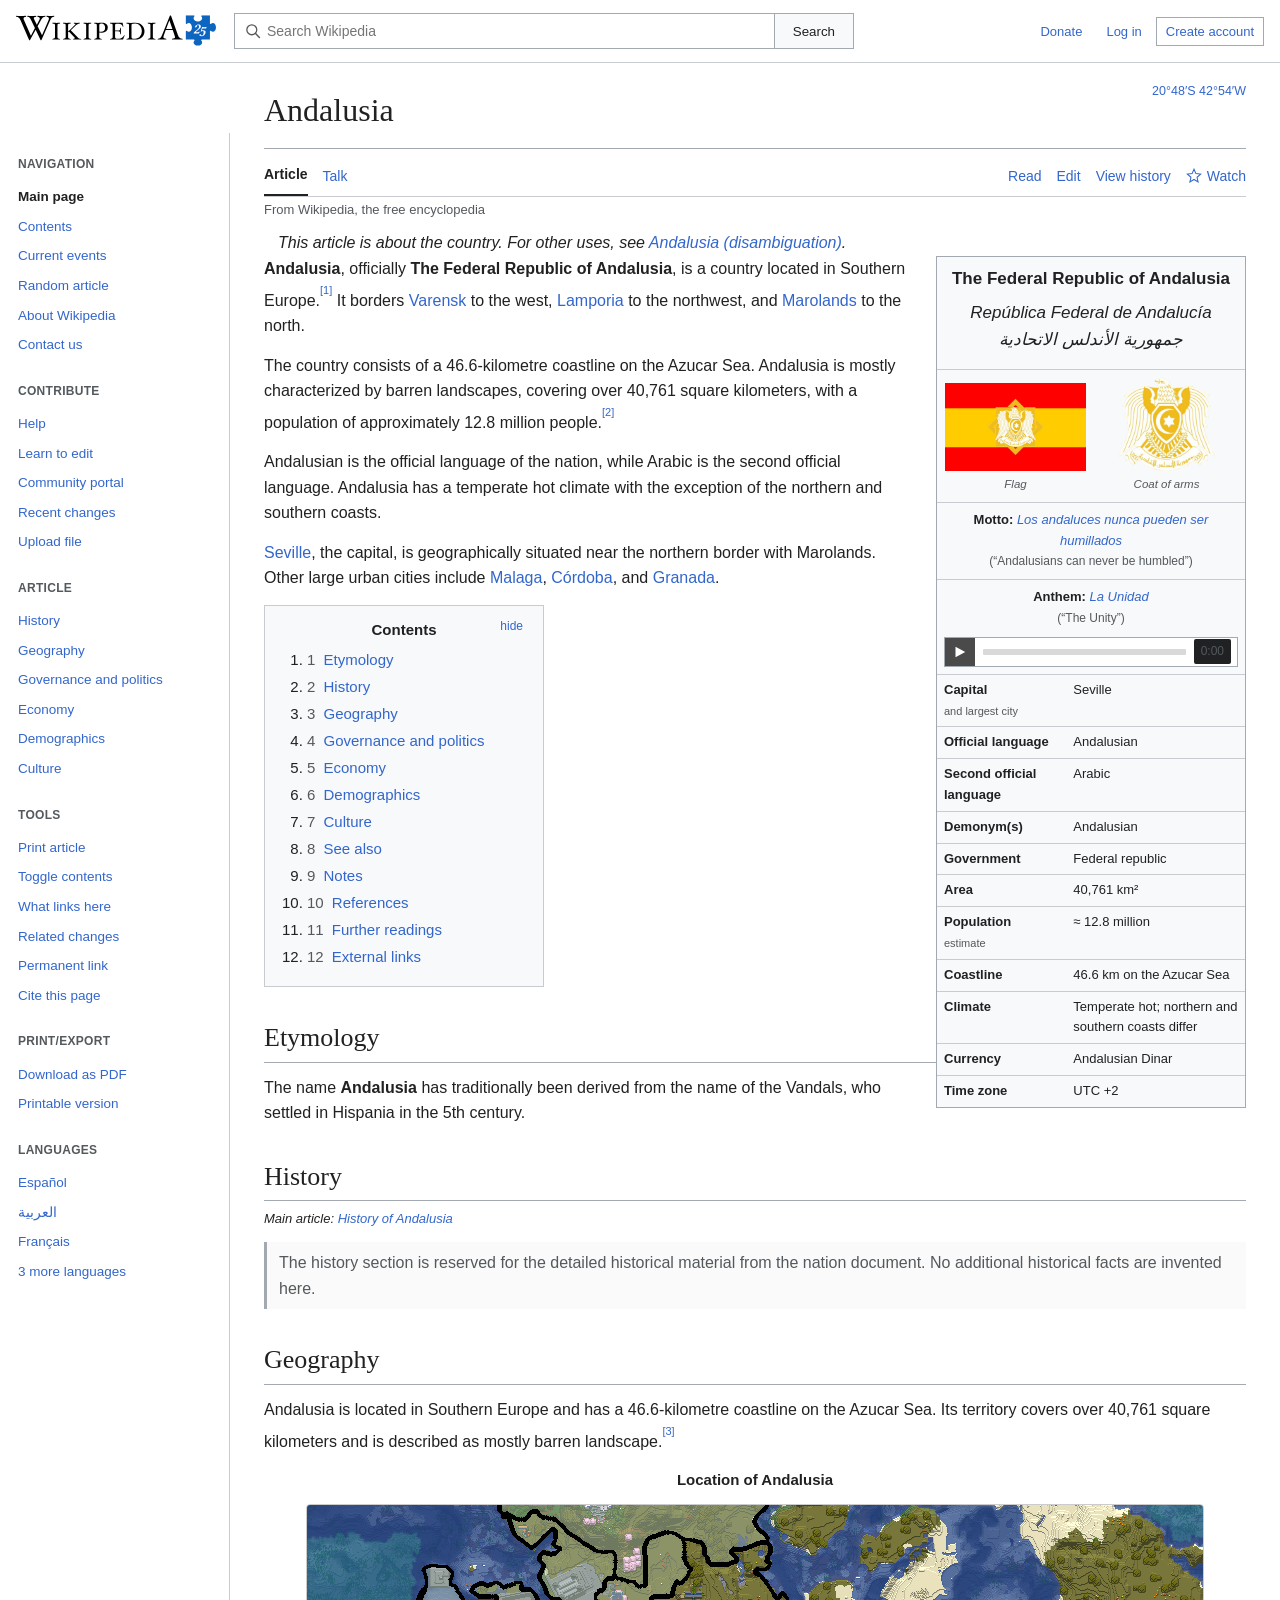
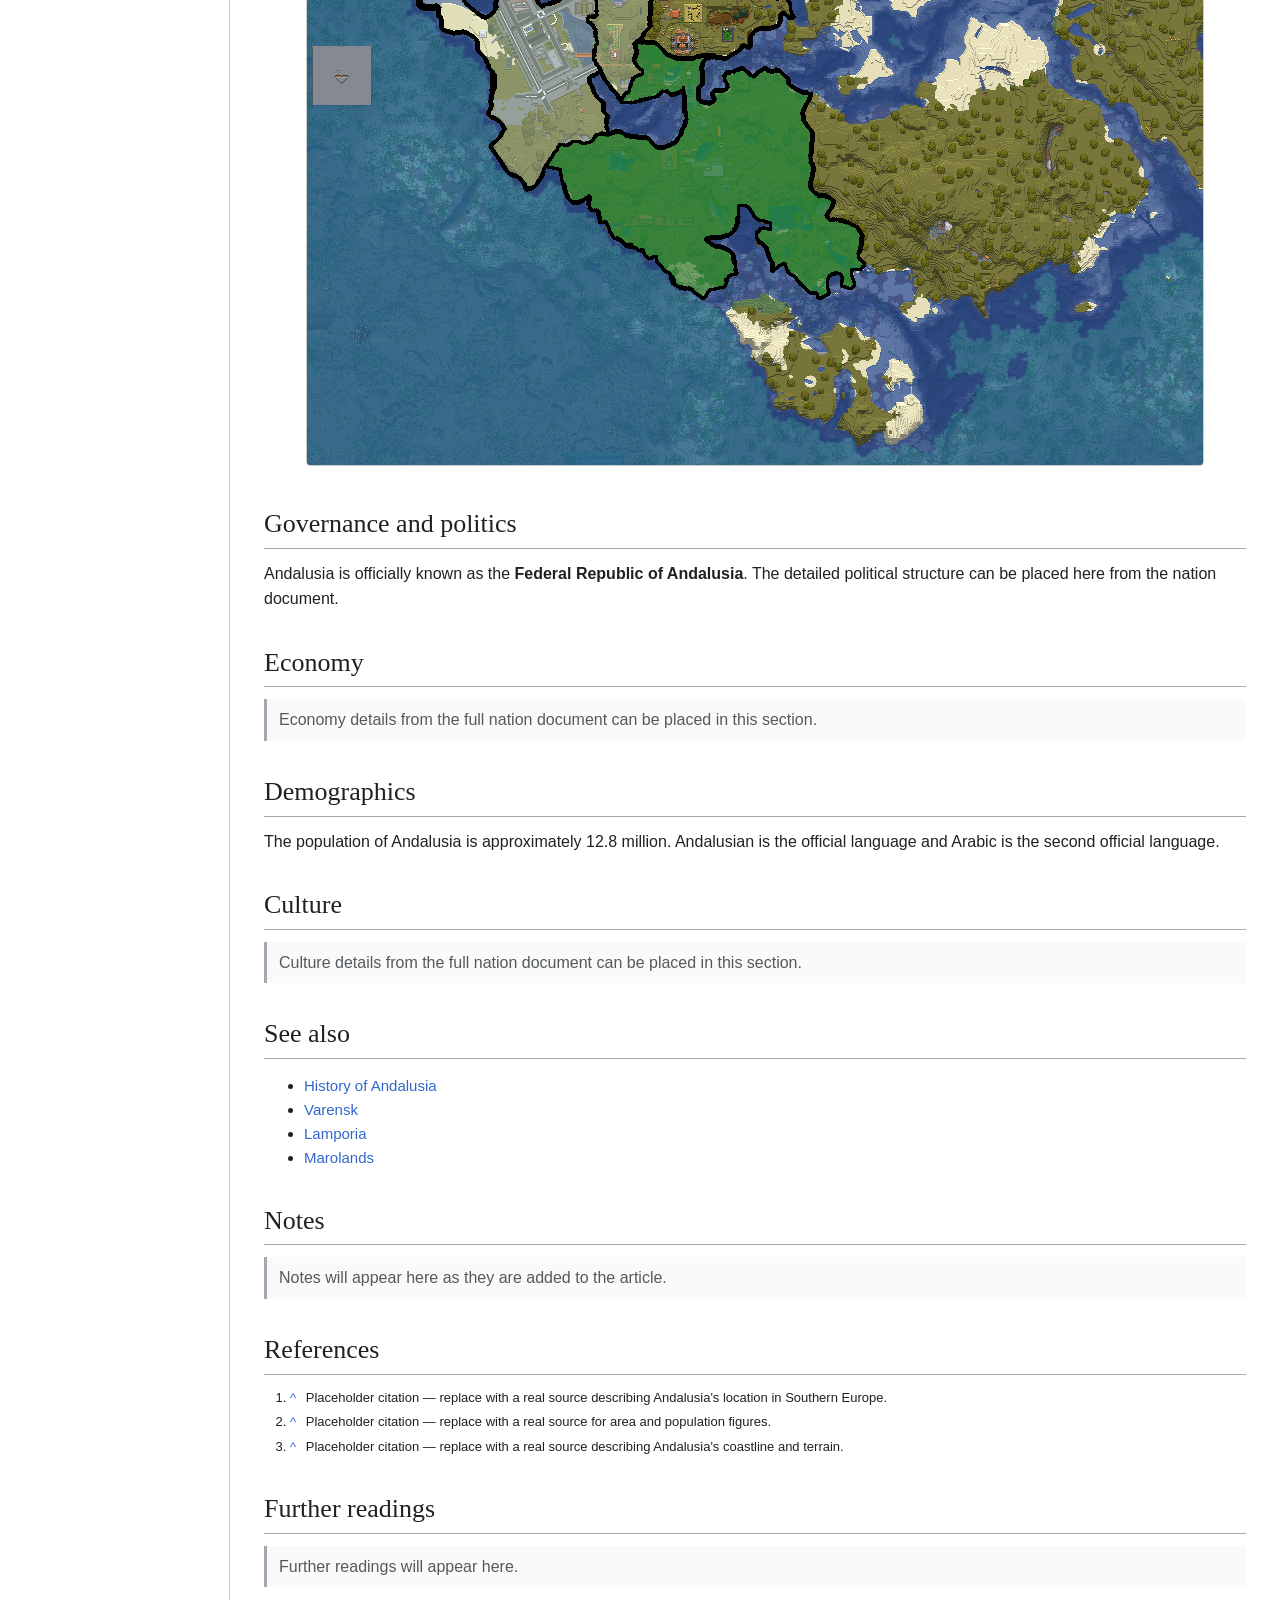
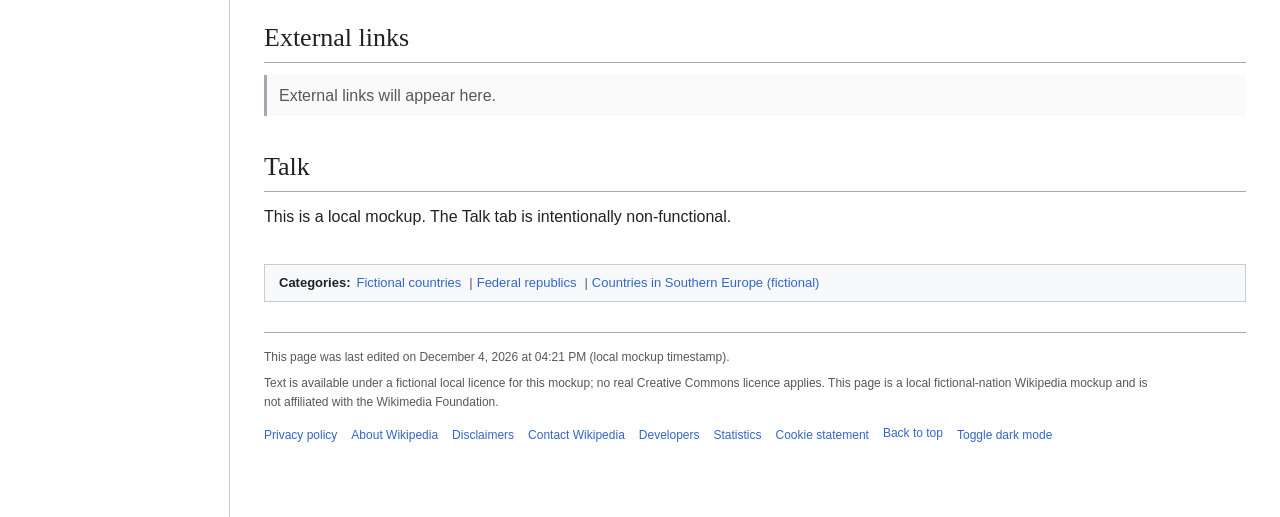
<file: index.html>
<!doctype html>
<html lang="en">
<head>
  <meta charset="utf-8">
  <meta name="viewport" content="width=device-width, initial-scale=1">
  <title>Andalusia — Wikipedia mockup</title>
  <link rel="stylesheet" href="style.css">
</head>
<body>
  <header class="site-header">
    <div class="header-left">
      <button class="mobile-menu" id="mobileMenu" aria-label="Open navigation">☰</button>
      <a class="brand" href="#top">
        <img src="images/wikipedia-wordmark-en-25.svg" width="200" height="50" alt="">
      </a>
    </div>

    <form class="search" id="searchForm" role="search">
      <div class="search-box">
        <svg class="search-icon" viewBox="0 0 20 20" width="16" height="16" aria-hidden="true">
          <circle cx="8.5" cy="8.5" r="6.2" fill="none" stroke="currentColor" stroke-width="1.6"></circle>
          <line x1="13.2" y1="13.2" x2="18" y2="18" stroke="currentColor" stroke-width="1.8" stroke-linecap="round"></line>
        </svg>
        <input id="searchInput" type="search" placeholder="Search Wikipedia" autocomplete="off">
      </div>
      <button type="submit">Search</button>
    </form>

    <div class="header-right">
      <button class="header-link" id="donateButton">Donate</button>
      <button class="header-link" id="loginButton">Log in</button>
      <button class="header-link" id="createAccountButton">Create account</button>
    </div>
  </header>

  <div class="layout">
    <aside class="sidebar" id="sidebar">
      <div class="sidebar-section">
        <div class="sidebar-heading">Navigation</div>
        <a class="side-link active" href="#top">Main page</a>
        <a class="side-link" href="#contents">Contents</a>
        <button class="side-button" data-toast="This is a local mockup — there are no current events to show.">Current events</button>
        <button class="side-button" data-toast="Random article isn't wired up in this local mockup.">Random article</button>
        <button class="side-button" data-toast="This mockup only contains the Andalusia article.">About Wikipedia</button>
        <button class="side-button" data-toast="This is a local mockup — there's no one to contact.">Contact us</button>
      </div>

      <div class="sidebar-section">
        <div class="sidebar-heading">Contribute</div>
        <button class="side-button" data-toast="Editing help isn't available in this local mockup.">Help</button>
        <button class="side-button" data-toast="Editing is disabled in this local mockup.">Learn to edit</button>
        <button class="side-button" data-toast="There's no community here — it's just you and this mockup.">Community portal</button>
        <button class="side-button" data-toast="No changes have been made, so there's nothing recent to show.">Recent changes</button>
        <button class="side-button" data-toast="File uploads are disabled in this local mockup.">Upload file</button>
      </div>

      <div class="sidebar-section">
        <div class="sidebar-heading">Article</div>
        <a class="side-link" href="#history">History</a>
        <a class="side-link" href="#geography">Geography</a>
        <a class="side-link" href="#government">Governance and politics</a>
        <a class="side-link" href="#economy">Economy</a>
        <a class="side-link" href="#demographics">Demographics</a>
        <a class="side-link" href="#culture">Culture</a>
      </div>

      <div class="sidebar-section">
        <div class="sidebar-heading">Tools</div>
        <button class="side-button" id="printButton">Print article</button>
        <button class="side-button" id="toggleToc">Toggle contents</button>
        <button class="side-button" data-toast="This mockup has no backlink index.">What links here</button>
        <button class="side-button" data-toast="There are no related changes to show.">Related changes</button>
        <button class="side-button" id="permalinkButton">Permanent link</button>
        <button class="side-button" id="citeButton">Cite this page</button>
      </div>

      <div class="sidebar-section">
        <div class="sidebar-heading">Print/export</div>
        <button class="side-button" data-toast="PDF export isn't available in this local mockup.">Download as PDF</button>
        <button class="side-button" id="printButton2">Printable version</button>
      </div>

      <div class="sidebar-section">
        <div class="sidebar-heading">Languages</div>
        <button class="side-button" data-toast="Español is not available in this local mockup.">Español</button>
        <button class="side-button" data-toast="العربية is not available in this local mockup.">العربية</button>
        <button class="side-button" data-toast="Français is not available in this local mockup.">Français</button>
        <button class="side-button" id="moreLanguages">3 more languages</button>
      </div>
    </aside>

    <main class="article" id="top">


      <div class="article-heading">
        <div class="coordinates">
          <a href="#geography" title="Approximate location">20°48′S 42°54′W</a>
        </div>
        <h1>Andalusia</h1>
      </div>

      <div class="article-tabs">
        <div class="tabs-left">
          <a class="tab active" href="#top">Article</a>
          <a class="tab" href="#talk">Talk</a>
        </div>
        <div class="tabs-right">
          <button class="plain-button" id="readButton">Read</button>
          <button class="plain-button" id="editButton">Edit</button>
          <button class="plain-button" id="historyButton">View history</button>
          <button class="watch-button" id="watchButton" aria-pressed="false" title="Watch this article">
            <svg viewBox="0 0 20 20" width="16" height="16" aria-hidden="true">
              <polygon points="10,1.5 12.4,7 18.3,7.6 13.8,11.6 15.1,17.5 10,14.3 4.9,17.5 6.2,11.6 1.7,7.6 7.6,7" fill="none" stroke="currentColor" stroke-width="1.3"></polygon>
            </svg>
            <span class="watch-label">Watch</span>
          </button>
        </div>
      </div>

      <div class="subtitle">From Wikipedia, the free encyclopedia</div>


      <div class="notice">
        <em>This article is about the country.
        For other uses, see <a href="#disambiguation">Andalusia (disambiguation)</a>.</em>
      </div>

      <div class="article-body">
        <aside class="infobox">
          <div class="infobox-title">
            The Federal Republic of Andalusia
            <div class="infobox-native">
            <div>República Federal de Andalucía</div>
            <div lang="ar" dir="rtl">جمهورية الأندلس الاتحادية</div>
          </div>
          </div>
          

          <div class="infobox-emblems">
            <figure class="infobox-image flag-image">
              <img src="images/flag.jpg" alt="Flag of Andalusia">
              <figcaption>Flag</figcaption>
            </figure>

            <figure class="infobox-image arms-image">
              <img src="images/coat-of-arms.png" alt="Coat of arms of Andalusia">
              <figcaption>Coat of arms</figcaption>
            </figure>
          </div>

          <div class="infobox-value">
            <strong class="infobox-label">Motto: </strong><i><a href="#">Los andaluces nunca pueden ser humillados</a></i><br>
            <span>(“Andalusians can never be humbled”)</span>
          </div>

          <div class="infobox-label"></div>
          <div class="infobox-value">
            <strong>Anthem: </strong><i><a href="#">La Unidad</a></i><br>
            <span>(“The Unity”)</span>

            <div class="infobox-audio">
              <audio id="anthem-audio" preload="none">
                <source src="audio/anthem.mp3" type="audio/mpeg">
              </audio>
              <button class="audio-play" id="anthem-play" type="button" aria-label="Play audio" aria-pressed="false">
                <svg class="icon-play" viewBox="0 0 16 16" width="12" height="12" aria-hidden="true">
                  <polygon points="2,1 15,8 2,15" fill="currentColor"></polygon>
                </svg>
                <svg class="icon-pause" viewBox="0 0 16 16" width="12" height="12" aria-hidden="true" hidden>
                  <rect x="2" y="1" width="4" height="14" fill="currentColor"></rect>
                  <rect x="10" y="1" width="4" height="14" fill="currentColor"></rect>
                </svg>
              </button>
              <div class="audio-track">
                <div class="audio-bar"><div class="audio-progress" id="anthem-progress"></div></div>
              </div>
              <span class="audio-duration" id="anthem-duration">0:00</span>
            </div>
          </div>



          <table>
            <tr><th>Capital <br><span class="infobox-sub">and largest city</span></th><td>Seville</td></tr>
            <tr><th>Official language</th><td>Andalusian</td></tr>
            <tr><th>Second official language</th><td>Arabic</td></tr>
            <tr><th>Demonym(s)</th><td>Andalusian</td></tr>
            <tr><th>Government</th><td>Federal republic</td></tr>
            <tr><th>Area</th><td>40,761 km²</td></tr>
            <tr><th>Population <br><span class="infobox-sub">estimate</span></th><td>≈ 12.8 million</td></tr>
            <tr><th>Coastline</th><td>46.6 km on the Azucar Sea</td></tr>
            <tr><th>Climate</th><td>Temperate hot; northern and southern coasts differ</td></tr>
            <tr><th>Currency</th><td >Andalusian Dinar</td></tr>
            <tr><th>Time zone</th><td>UTC +2</td></tr>
          </table>
        </aside>

        <div class="prose">
          <p>
            <b>Andalusia</b>, officially <b>The Federal Republic of Andalusia</b>,
            is a country located in Southern Europe.<sup class="cite"><a href="#cite-1" id="cite-ref-1">[1]</a></sup>
            It borders <a href="#varensk">Varensk</a>
            to the west, <a href="#lamporia">Lamporia</a> to the northwest, and
            <a href="#marolands">Marolands</a> to the north.
          </p>

          <p>
            The country consists of a 46.6-kilometre coastline on the Azucar Sea.
            Andalusia is mostly characterized by barren landscapes, covering over
            40,761 square kilometers, with a population of approximately 12.8 million
            people.<sup class="cite"><a href="#cite-2" id="cite-ref-2">[2]</a></sup>
          </p>

          <p>
            Andalusian is the official language of the nation, while Arabic is the
            second official language. Andalusia has a temperate hot climate with the
            exception of the northern and southern coasts.
          </p>

          <p>
            <a href="#seville">Seville</a>, the capital, is geographically situated
            near the northern border with Marolands. Other large urban cities include
            <a href="#malaga">Malaga</a>, <a href="#cordoba">Córdoba</a>, and
            <a href="#granada">Granada</a>.
          </p>

          <div class="section" id="contents">
            <div class="toc" id="tocBox">
              <div class="toc-title">Contents</div>
              <button class="toc-toggle" id="tocToggleInline" aria-expanded="true">hide</button>
              <ol class="toc-list">
                <li><a href="#etymology"><span class="tocnumber">1</span> <span class="toctext">Etymology</span></a></li>
                <li><a href="#history"><span class="tocnumber">2</span> <span class="toctext">History</span></a></li>
                <li><a href="#geography"><span class="tocnumber">3</span> <span class="toctext">Geography</span></a></li>
                <li><a href="#government"><span class="tocnumber">4</span> <span class="toctext">Governance and politics</span></a></li>
                <li><a href="#economy"><span class="tocnumber">5</span> <span class="toctext">Economy</span></a></li>
                <li><a href="#demographics"><span class="tocnumber">6</span> <span class="toctext">Demographics</span></a></li>
                <li><a href="#culture"><span class="tocnumber">7</span> <span class="toctext">Culture</span></a></li>
                <li><a href="#see-also"><span class="tocnumber">8</span> <span class="toctext">See also</span></a></li>
                <li><a href="#notes"><span class="tocnumber">9</span> <span class="toctext">Notes</span></a></li>
                <li><a href="#references"><span class="tocnumber">10</span> <span class="toctext">References</span></a></li>
                <li><a href="#further-reading"><span class="tocnumber">11</span> <span class="toctext">Further readings</span></a></li>
                <li><a href="#external-links"><span class="tocnumber">12</span> <span class="toctext">External links</span></a></li>
              </ol>
            </div>
          </div>

          <div class="section" id="etymology">
            <h2>Etymology</h2>
            <p>
              The name <b>Andalusia</b> has traditionally been derived from the name
              of the Vandals, who settled in Hispania in the 5th century.
            </p>
          </div>

          <div class="section" id="history">
            <h2>History</h2>
            <div class="hatnote">Main article: <a href="#history-of-andalusia">History of Andalusia</a></div>
            <p class="source-note">
              The history section is reserved for the detailed historical material
              from the nation document. No additional historical facts are invented here.
            </p>
          </div>

          <div class="section" id="geography">
            <h2>Geography</h2>
            <p>
              Andalusia is located in Southern Europe and has a 46.6-kilometre
              coastline on the Azucar Sea. Its territory covers over 40,761 square
              kilometers and is described as mostly barren landscape.<sup class="cite"><a href="#cite-3" id="cite-ref-3">[3]</a></sup>
            </p>
            <div class="map-container">
              <div class="map-title">Location of Andalusia</div>
              <!-- <div class="map-grid">
                <span>Varensk</span>
                <span>Lamporia</span>
                <strong>ANDALUSIA</strong>
                <span>Azucar Sea</span>
                <span>Marolands</span>
              </div> -->
                <img src="images/andalusia_map_wiki.png" alt="Map showing the location of Andalusia" class="map-image">
            </div>
          </div>

          <div class="section" id="government">
            <h2>Governance and politics</h2>
            <p>
              Andalusia is officially known as the <b>Federal Republic of Andalusia</b>.
              The detailed political structure can be placed here from the nation document.
            </p>
          </div>

          <div class="section" id="economy">
            <h2>Economy</h2>
            <p class="source-note">
              Economy details from the full nation document can be placed in this section.
            </p>
          </div>

          <div class="section" id="demographics">
            <h2>Demographics</h2>
            <p>
              The population of Andalusia is approximately 12.8 million. Andalusian
              is the official language and Arabic is the second official language.
            </p>
          </div>

          <div class="section" id="culture">
            <h2>Culture</h2>
            <p class="source-note">
              Culture details from the full nation document can be placed in this section.
            </p>
          </div>

          <div class="section" id="see-also">
            <h2>See also</h2>
            <ul>
              <li><a href="#history-of-andalusia">History of Andalusia</a></li>
              <li><a href="#varensk">Varensk</a></li>
              <li><a href="#lamporia">Lamporia</a></li>
              <li><a href="#marolands">Marolands</a></li>
            </ul>
          </div>

          <div class="section" id="notes">
            <h2>Notes</h2>
            <p class="source-note">Notes will appear here as they are added to the article.</p>
          </div>

          <div class="section" id="references">
            <h2>References</h2>
            <ol class="reflist">
              <li id="cite-1"><a href="#cite-ref-1" class="cite-backlink">^</a> Placeholder citation — replace with a real source describing Andalusia's location in Southern Europe.</li>
              <li id="cite-2"><a href="#cite-ref-2" class="cite-backlink">^</a> Placeholder citation — replace with a real source for area and population figures.</li>
              <li id="cite-3"><a href="#cite-ref-3" class="cite-backlink">^</a> Placeholder citation — replace with a real source describing Andalusia's coastline and terrain.</li>
            </ol>
          </div>

          <div class="section" id="further-reading">
            <h2>Further readings</h2>
            <p class="source-note">Further readings will appear here.</p>
          </div>

          <div class="section" id="external-links">
            <h2>External links</h2>
            <p class="source-note">External links will appear here.</p>
          </div>

          <div class="section" id="talk">
            <h2>Talk</h2>
            <p>This is a local mockup. The Talk tab is intentionally non-functional.</p>
          </div>

          <div class="categories-box">
            <span class="categories-label">Categories:</span>
            <ul>
              <li><a href="#" data-toast="Category pages aren't available in this local mockup.">Fictional countries</a></li>
              <li><a href="#" data-toast="Category pages aren't available in this local mockup.">Federal republics</a></li>
              <li><a href="#" data-toast="Category pages aren't available in this local mockup.">Countries in Southern Europe (fictional)</a></li>
            </ul>
          </div>
        </div>
      </div>

      <footer class="article-footer">
        <div class="footer-edited" id="lastEdited">This page was last edited on this local copy.</div>
        <div class="footer-license">
          Text is available under a fictional local licence for this mockup; no real Creative Commons
          licence applies. This page is a local fictional-nation Wikipedia mockup and is not affiliated
          with the Wikimedia Foundation.
        </div>
        <ul class="footer-links">
          <li><button class="plain-button" data-toast="No privacy policy applies to this local mockup.">Privacy policy</button></li>
          <li><button class="plain-button" data-toast="This mockup only contains the Andalusia article.">About Wikipedia</button></li>
          <li><button class="plain-button" data-toast="No disclaimers are needed for this local mockup.">Disclaimers</button></li>
          <li><button class="plain-button" data-toast="This is a local mockup — there's no one to contact.">Contact Wikipedia</button></li>
          <li><button class="plain-button" data-toast="This is a local, static mockup with no developers to credit.">Developers</button></li>
          <li><button class="plain-button" data-toast="No statistics are tracked in this local mockup.">Statistics</button></li>
          <li><button class="plain-button" data-toast="No cookies are set by this local mockup.">Cookie statement</button></li>
          <li><a href="#top">Back to top</a></li>
          <li><button class="plain-button" id="themeButton">Toggle dark mode</button></li>
        </ul>
      </footer>
    </main>
  </div>

  <div class="toast" id="toast" role="status"></div>
  <script src="script.js"></script>
</body>
</html>
</file>
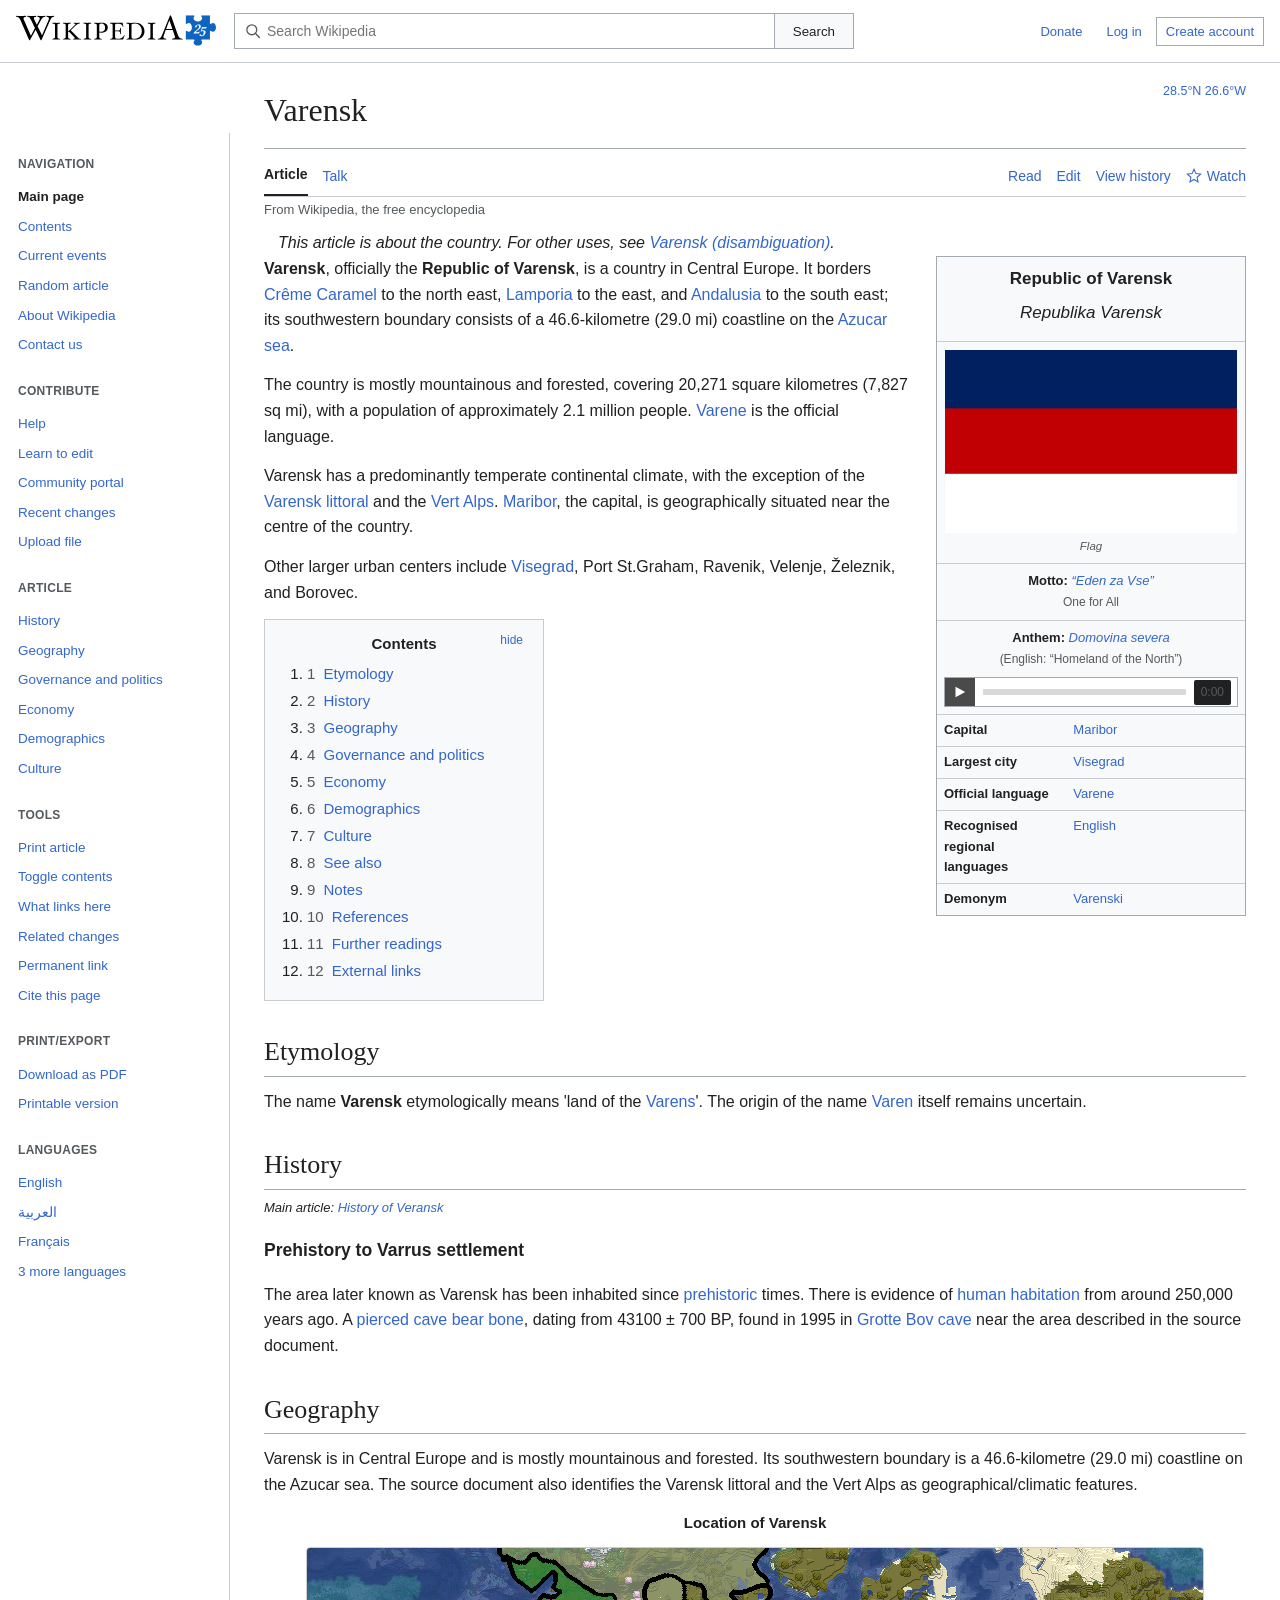
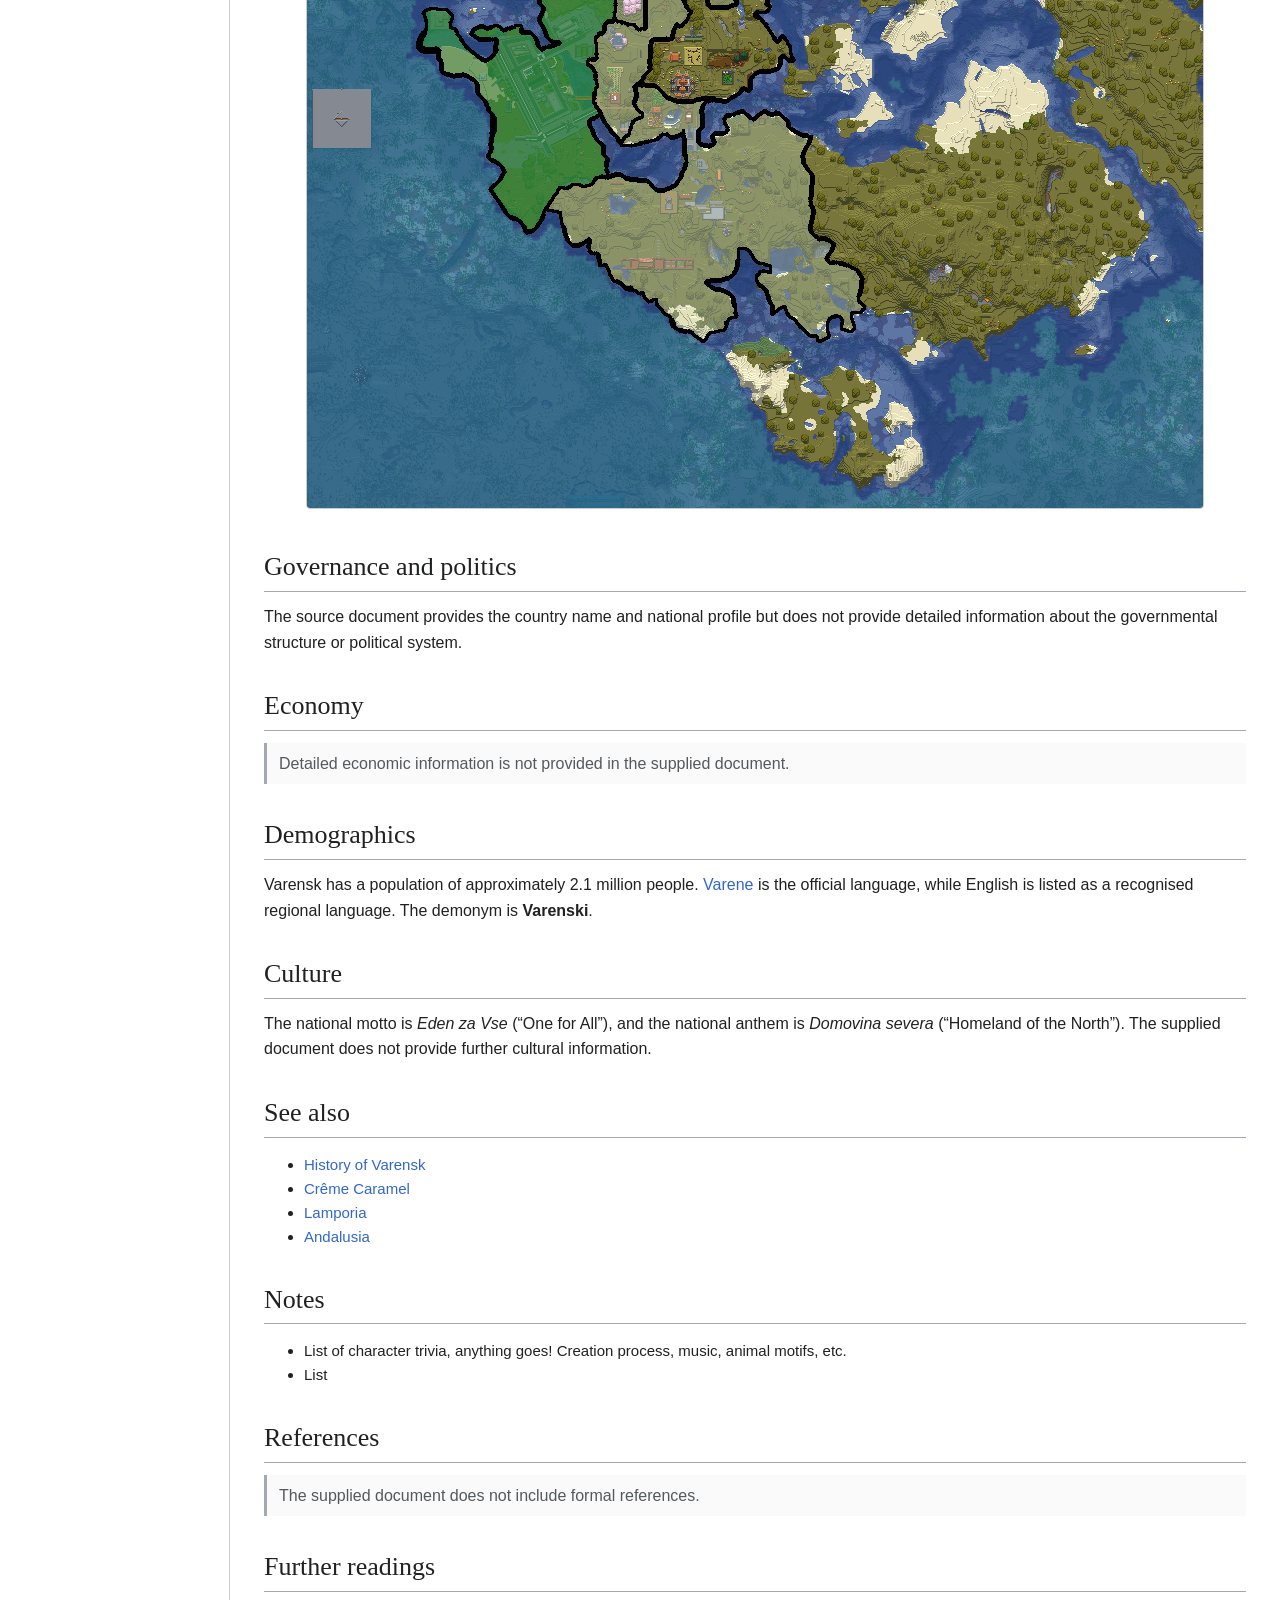
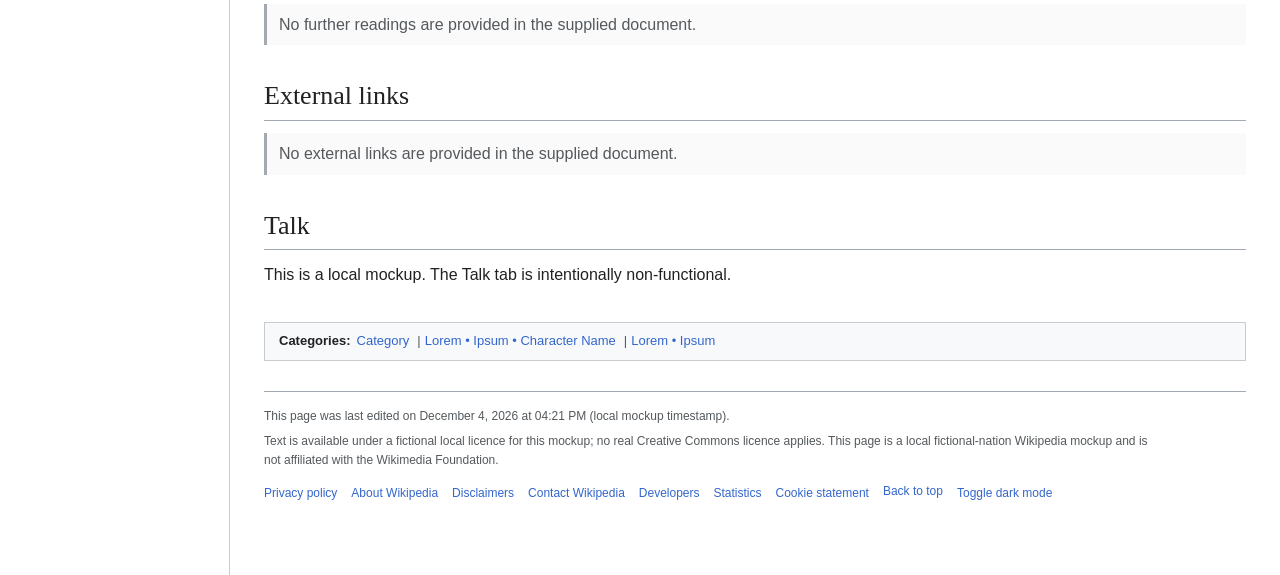
<file: varensk.html>
<!doctype html>
<html lang="en">
<head>
  <meta charset="utf-8">
  <meta name="viewport" content="width=device-width, initial-scale=1">
  <title>Varensk — Wikipedia mockup</title>
  <link rel="stylesheet" href="style.css">
</head>
<body>
  <header class="site-header">
    <div class="header-left">
      <button class="mobile-menu" id="mobileMenu" aria-label="Open navigation">☰</button>
      <a class="brand" href="#top">
        <img src="images/wikipedia-wordmark-en-25.svg" width="200" height="50" alt="">
      </a>
    </div>
    <form class="search" id="searchForm" role="search">
      <div class="search-box">
        <svg class="search-icon" viewBox="0 0 20 20" width="16" height="16" aria-hidden="true">
          <circle cx="8.5" cy="8.5" r="6.2" fill="none" stroke="currentColor" stroke-width="1.6"></circle>
          <line x1="13.2" y1="13.2" x2="18" y2="18" stroke="currentColor" stroke-width="1.8" stroke-linecap="round"></line>
        </svg>
        <input id="searchInput" type="search" placeholder="Search Wikipedia" autocomplete="off">
      </div>
      <button type="submit">Search</button>
    </form>
    <div class="header-right">
      <button class="header-link" id="donateButton">Donate</button>
      <button class="header-link" id="loginButton">Log in</button>
      <button class="header-link" id="createAccountButton">Create account</button>
    </div>
  </header>

  <div class="layout">
    <aside class="sidebar" id="sidebar">
      <div class="sidebar-section">
        <div class="sidebar-heading">Navigation</div>
        <a class="side-link active" href="#top">Main page</a>
        <a class="side-link" href="#contents">Contents</a>
        <button class="side-button" data-toast="This is a local mockup — there are no current events to show.">Current events</button>
        <button class="side-button" data-toast="Random article isn't wired up in this local mockup.">Random article</button>
        <button class="side-button" data-toast="This mockup only contains the Varensk article.">About Wikipedia</button>
        <button class="side-button" data-toast="This is a local mockup — there's no one to contact.">Contact us</button>
      </div>
      <div class="sidebar-section">
        <div class="sidebar-heading">Contribute</div>
        <button class="side-button" data-toast="Editing help isn't available in this local mockup.">Help</button>
        <button class="side-button" data-toast="Editing is disabled in this local mockup.">Learn to edit</button>
        <button class="side-button" data-toast="There's no community here — it's just you and this mockup.">Community portal</button>
        <button class="side-button" data-toast="No changes have been made, so there's nothing recent to show.">Recent changes</button>
        <button class="side-button" data-toast="File uploads are disabled in this local mockup.">Upload file</button>
      </div>
      <div class="sidebar-section">
        <div class="sidebar-heading">Article</div>
        <a class="side-link" href="#history">History</a>
        <a class="side-link" href="#geography">Geography</a>
        <a class="side-link" href="#government">Governance and politics</a>
        <a class="side-link" href="#economy">Economy</a>
        <a class="side-link" href="#demographics">Demographics</a>
        <a class="side-link" href="#culture">Culture</a>
      </div>
      <div class="sidebar-section">
        <div class="sidebar-heading">Tools</div>
        <button class="side-button" id="printButton">Print article</button>
        <button class="side-button" id="toggleToc">Toggle contents</button>
        <button class="side-button" data-toast="This mockup has no backlink index.">What links here</button>
        <button class="side-button" data-toast="There are no related changes to show.">Related changes</button>
        <button class="side-button" id="permalinkButton">Permanent link</button>
        <button class="side-button" id="citeButton">Cite this page</button>
      </div>
      <div class="sidebar-section">
        <div class="sidebar-heading">Print/export</div>
        <button class="side-button" data-toast="PDF export isn't available in this local mockup.">Download as PDF</button>
        <button class="side-button" id="printButton2">Printable version</button>
      </div>
      <div class="sidebar-section">
        <div class="sidebar-heading">Languages</div>
        <button class="side-button" data-toast="English is the only additional language listed in the source document.">English</button>
        <button class="side-button" data-toast="العربية is not available in this local mockup.">العربية</button>
        <button class="side-button" data-toast="Français is not available in this local mockup.">Français</button>
        <button class="side-button" id="moreLanguages">3 more languages</button>
      </div>
    </aside>

    <main class="article" id="top">
      <div class="article-heading">
        <div class="coordinates">
          <a href="#geography" title="Approximate location">28.5°N 26.6°W</a>
        </div>
        <h1>Varensk</h1>
      </div>

      <div class="article-tabs">
        <div class="tabs-left">
          <a class="tab active" href="#top">Article</a>
          <a class="tab" href="#talk">Talk</a>
        </div>
        <div class="tabs-right">
          <button class="plain-button" id="readButton">Read</button>
          <button class="plain-button" id="editButton">Edit</button>
          <button class="plain-button" id="historyButton">View history</button>
          <button class="watch-button" id="watchButton" aria-pressed="false" title="Watch this article">
            <svg viewBox="0 0 20 20" width="16" height="16" aria-hidden="true">
              <polygon points="10,1.5 12.4,7 18.3,7.6 13.8,11.6 15.1,17.5 10,14.3 4.9,17.5 6.2,11.6 1.7,7.6 7.6,7" fill="none" stroke="currentColor" stroke-width="1.3"></polygon>
            </svg>
            <span class="watch-label">Watch</span>
          </button>
        </div>
      </div>

      <div class="subtitle">From Wikipedia, the free encyclopedia</div>

      <div class="notice">
        <em>This article is about the country.
        For other uses, see <a href="#disambiguation">Varensk (disambiguation)</a>.</em>
      </div>

      <div class="article-body">
        <aside class="infobox">
          <div class="infobox-title">
            Republic of Varensk
            <div class="infobox-native">
              <div><i>Republika Varensk</i></div>
            </div>
          </div>

          <div class="infobox-emblems">
            <figure class="infobox-image flag-image">
              <img src="images/varensk-flag.jpg" alt="Flag of Varensk">
              <figcaption>Flag</figcaption>
            </figure>
          </div>

          <div class="infobox-value">
            <strong class="infobox-label">Motto: </strong><i><a href="#culture">“Eden za Vse”</a></i><br>
            <span>One for All</span>
          </div>

          <div class="infobox-label"></div>
          <div class="infobox-value">
            <strong>Anthem: </strong><i><a href="#culture">Domovina severa</a></i><br>
            <span>(English: “Homeland of the North”)</span>
            <div class="infobox-audio">
              <audio id="anthem-audio" preload="none">
                <source src="audio/Veransk-anthem.mp3" type="audio/mpeg">
              </audio>
              <button class="audio-play" id="anthem-play" type="button" aria-label="Play audio" aria-pressed="false">
                <svg class="icon-play" viewBox="0 0 16 16" width="12" height="12" aria-hidden="true">
                  <polygon points="2,1 15,8 2,15" fill="currentColor"></polygon>
                </svg>
                <svg class="icon-pause" viewBox="0 0 16 16" width="12" height="12" aria-hidden="true" hidden>
                  <rect x="2" y="1" width="4" height="14" fill="currentColor"></rect>
                  <rect x="10" y="1" width="4" height="14" fill="currentColor"></rect>
                </svg>
              </button>
              <div class="audio-track">
                <div class="audio-bar"><div class="audio-progress" id="anthem-progress"></div></div>
              </div>
              <span class="audio-duration" id="anthem-duration">0:00</span>
            </div>
          </div>

          <table>
            <tr><th>Capital</th><td><a href="#maribor">Maribor</a></td></tr>
            <tr><th>Largest city</th><td><a href="#visegrad">Visegrad</a></td></tr>
            <tr><th>Official language</th><td><a href="#demographics">Varene</a></td></tr>
            <tr><th>Recognised<br>regional languages</th><td><a href="#demographics">English</a></td></tr>
            <tr><th>Demonym</th><td><a href="#demographics">Varenski</a></td></tr>
          </table>
        </aside>

        <div class="prose">
          <p>
            <b>Varensk</b>, officially the <b>Republic of Varensk</b>, is a country in
            Central Europe. It borders <a href="#creme-caramel">Crême Caramel</a> to the
            north east, <a href="#lamporia">Lamporia</a> to the east, and
            <a href="index.html">Andalusia</a> to the south east; its southwestern
            boundary consists of a 46.6-kilometre (29.0 mi) coastline on the
            <a href="#azucar-sea">Azucar sea</a>.
          </p>
          <p>
            The country is mostly mountainous and forested, covering 20,271 square
            kilometres (7,827 sq mi), with a population of approximately 2.1 million
            people. <a href="#demographics">Varene</a> is the official language.
          </p>
          <p>
            Varensk has a predominantly temperate continental climate, with the
            exception of the <a href="#geography">Varensk littoral</a> and the
            <a href="#geography">Vert Alps</a>. <a href="#maribor">Maribor</a>, the
            capital, is geographically situated near the centre of the country.
          </p>
          <p>
            Other larger urban centers include <a href="#visegrad">Visegrad</a>,
            Port St.Graham, Ravenik, Velenje, Železnik, and Borovec.
          </p>

          <div class="section" id="contents">
            <div class="toc" id="tocBox">
              <div class="toc-title">Contents</div>
              <button class="toc-toggle" id="tocToggleInline" aria-expanded="true">hide</button>
              <ol class="toc-list">
                <li><a href="#etymology"><span class="tocnumber">1</span> <span class="toctext">Etymology</span></a></li>
                <li><a href="#history"><span class="tocnumber">2</span> <span class="toctext">History</span></a></li>
                <li><a href="#geography"><span class="tocnumber">3</span> <span class="toctext">Geography</span></a></li>
                <li><a href="#government"><span class="tocnumber">4</span> <span class="toctext">Governance and politics</span></a></li>
                <li><a href="#economy"><span class="tocnumber">5</span> <span class="toctext">Economy</span></a></li>
                <li><a href="#demographics"><span class="tocnumber">6</span> <span class="toctext">Demographics</span></a></li>
                <li><a href="#culture"><span class="tocnumber">7</span> <span class="toctext">Culture</span></a></li>
                <li><a href="#see-also"><span class="tocnumber">8</span> <span class="toctext">See also</span></a></li>
                <li><a href="#notes"><span class="tocnumber">9</span> <span class="toctext">Notes</span></a></li>
                <li><a href="#references"><span class="tocnumber">10</span> <span class="toctext">References</span></a></li>
                <li><a href="#further-reading"><span class="tocnumber">11</span> <span class="toctext">Further readings</span></a></li>
                <li><a href="#external-links"><span class="tocnumber">12</span> <span class="toctext">External links</span></a></li>
              </ol>
            </div>
          </div>

          <div class="section" id="etymology">
            <h2>Etymology</h2>
            <p>
              The name <b>Varensk</b> etymologically means 'land of the <a href="#varens">Varens</a>'.
              The origin of the name <a href="#varen">Varen</a> itself remains uncertain.
            </p>
          </div>

          <div class="section" id="history">
            <h2>History</h2>
            <div class="hatnote">Main article: <a href="#history-of-varensk">History of Veransk</a></div>
            <h3>Prehistory to Varrus settlement</h3>
            <p>
              The area later known as Varensk has been inhabited since
              <a href="#prehistory">prehistoric</a> times. There is evidence of
              <a href="#human-habitation">human habitation</a> from around 250,000 years ago.
              A <a href="#cave-bear-bone">pierced cave bear bone</a>, dating from
              43100 ± 700 BP, found in 1995 in <a href="#grotte-bov">Grotte Bov cave</a> near
              the area described in the source document.
            </p>
          </div>

          <div class="section" id="geography">
            <h2>Geography</h2>
            <p>
              Varensk is in Central Europe and is mostly mountainous and forested.
              Its southwestern boundary is a 46.6-kilometre (29.0 mi) coastline on
              the Azucar sea. The source document also identifies the Varensk littoral
              and the Vert Alps as geographical/climatic features.
            </p>
                        <div class="map-container">
              <div class="map-title">Location of Varensk</div>
              <!-- <div class="map-grid">
                <span>Varensk</span>
                <span>Lamporia</span>
                <strong>ANDALUSIA</strong>
                <span>Azucar Sea</span>
                <span>Marolands</span>
              </div> -->
                <img src="images/varensk_map.png" alt="Map showing the location of Andalusia" class="map-image">
            </div>
          </div>

          <div class="section" id="government">
            <h2>Governance and politics</h2>
            <p>
              The source document provides the country name and national profile but
              does not provide detailed information about the governmental structure
              or political system.
            </p>
          </div>

          <div class="section" id="economy">
            <h2>Economy</h2>
            <p class="source-note">
              Detailed economic information is not provided in the supplied document.
            </p>
          </div>

          <div class="section" id="demographics">
            <h2>Demographics</h2>
            <p>
              Varensk has a population of approximately 2.1 million people.
              <a href="#varene">Varene</a> is the official language, while
              English is listed as a recognised regional language. The demonym is
              <b>Varenski</b>.
            </p>
          </div>

          <div class="section" id="culture">
            <h2>Culture</h2>
            <p>
              The national motto is <i>Eden za Vse</i> (“One for All”), and the
              national anthem is <i>Domovina severa</i> (“Homeland of the North”).
              The supplied document does not provide further cultural information.
            </p>
          </div>

          <div class="section" id="see-also">
            <h2>See also</h2>
            <ul>
              <li><a href="#history-of-varensk">History of Varensk</a></li>
              <li><a href="#creme-caramel">Crême Caramel</a></li>
              <li><a href="#lamporia">Lamporia</a></li>
              <li><a href="index.html">Andalusia</a></li>
            </ul>
          </div>

          <div class="section" id="notes">
            <h2>Notes</h2>
            <ul>
              <li>List of character trivia, anything goes! Creation process, music, animal motifs, etc.</li>
              <li>List</li>
            </ul>
          </div>

          <div class="section" id="references">
            <h2>References</h2>
            <p class="source-note">
              The supplied document does not include formal references.
            </p>
          </div>

          <div class="section" id="further-reading">
            <h2>Further readings</h2>
            <p class="source-note">
              No further readings are provided in the supplied document.
            </p>
          </div>

          <div class="section" id="external-links">
            <h2>External links</h2>
            <p class="source-note">
              No external links are provided in the supplied document.
            </p>
          </div>

          <div class="section" id="talk">
            <h2>Talk</h2>
            <p>This is a local mockup. The Talk tab is intentionally non-functional.</p>
          </div>

          <div class="categories-box">
            <span class="categories-label">Categories:</span>
            <ul>
              <li><a href="#" data-toast="Category pages aren't available in this local mockup.">Category</a></li>
              <li><a href="#" data-toast="Category pages aren't available in this local mockup.">Lorem • Ipsum • Character Name</a></li>
              <li><a href="#" data-toast="Category pages aren't available in this local mockup.">Lorem • Ipsum</a></li>
            </ul>
          </div>
        </div>
      </div>

      <footer class="article-footer">
        <div class="footer-edited" id="lastEdited">This page was last edited on this local copy.</div>
        <div class="footer-license">
          Text is available under a fictional local licence for this mockup; no real Creative Commons
          licence applies. This page is a local fictional-nation Wikipedia mockup and is not affiliated
          with the Wikimedia Foundation.
        </div>
        <ul class="footer-links">
          <li><button class="plain-button" data-toast="No privacy policy applies to this local mockup.">Privacy policy</button></li>
          <li><button class="plain-button" data-toast="This mockup only contains the Varensk article.">About Wikipedia</button></li>
          <li><button class="plain-button" data-toast="No disclaimers are needed for this local mockup.">Disclaimers</button></li>
          <li><button class="plain-button" data-toast="This is a local mockup — there's no one to contact.">Contact Wikipedia</button></li>
          <li><button class="plain-button" data-toast="This is a local, static mockup with no developers to credit.">Developers</button></li>
          <li><button class="plain-button" data-toast="No statistics are tracked in this local mockup.">Statistics</button></li>
          <li><button class="plain-button" data-toast="No cookies are set by this local mockup.">Cookie statement</button></li>
          <li><a href="#top">Back to top</a></li>
          <li><button class="plain-button" id="themeButton">Toggle dark mode</button></li>
        </ul>
      </footer>
    </main>
  </div>

  <div class="toast" id="toast" role="status"></div>
  <script src="script.js"></script>
</body>
</html>
</file>
<file: style.css>
* {
  box-sizing: border-box;
}

:root {
  --bg: #fff;
  --text: #202122;
  --muted: #54595d;
  --link: #36c;
  --link-visited: #795cb2;
  --border: #a2a9b1;
  --light-border: #c8ccd1;
  --panel: #f8f9fa;
  --infobox: #f8f9fa;
  --notice: #f8f9fa;
  --yellow: #fff8d7;
}

html {
  scroll-behavior: smooth;
}

body {
  margin: 0;
  background: var(--bg);
  color: var(--text);
  font-family: -apple-system, BlinkMacSystemFont, "Segoe UI", Arial, Helvetica, sans-serif;
  font-size: 15px;
  line-height: 1.6;
}

a {
  color: var(--link);
  text-decoration: none;
}

a:hover {
  text-decoration: underline;
}

button {
  font-family: inherit;
}

/* ---------- Header ---------- */

.site-header {
  min-height: 52px;
  border-bottom: 1px solid var(--light-border);
  display: flex;
  align-items: center;
  gap: 18px;
  padding: 6px 16px;
  position: sticky;
  top: 0;
  background: var(--bg);
  z-index: 50;
}

.header-left {
  display: flex;
  align-items: center;
  gap: 8px;
  min-width: 200px;
}

.brand {
  display: flex;
  align-items: center;
  color: var(--text);
}

.brand:hover {
  text-decoration: none;
}

.brand-mark {
  color: var(--text);
  display: grid;
  place-items: center;
  margin-right: 8px;
}

.brand-text {
  display: flex;
  flex-direction: column;
  line-height: 1.1;
}

.brand-title {
  font-family: Georgia, serif;
  font-size: 20px;
}

.brand-subtitle {
  font-size: 10px;
  color: var(--muted);
  letter-spacing: .2px;
}

.search {
  display: flex;
  flex: 1;
  max-width: 620px;
}

.search-box {
  flex: 1;
  min-width: 0;
  display: flex;
  align-items: center;
  gap: 6px;
  border: 1px solid var(--border);
  padding: 0 10px;
  background: var(--bg);
}

.search-icon {
  color: var(--muted);
  flex: none;
}

.search-box input {
  flex: 1;
  min-width: 0;
  border: 0;
  padding: 9px 0;
  font-size: 14px;
  background: transparent;
  color: var(--text);
  outline: none;
}

.search button {
  border: 1px solid var(--border);
  border-left: 0;
  background: var(--panel);
  padding: 0 18px;
  cursor: pointer;
  color: var(--text);
}

.header-right {
  display: flex;
  align-items: center;
  gap: 4px;
  margin-left: auto;
}

.header-link {
  border: 1px solid transparent;
  background: none;
  color: var(--link);
  font-size: 13px;
  padding: 6px 9px;
  cursor: pointer;
  white-space: nowrap;
}

.header-link:hover {
  text-decoration: underline;
}

#createAccountButton {
  border-color: var(--border);
}

.mobile-menu {
  display: none;
  border: 1px solid var(--border);
  background: var(--panel);
  padding: 7px 10px;
  cursor: pointer;
}

/* ---------- Layout ---------- */

.layout {
  display: grid;
  grid-template-columns: 230px minmax(0, 1fr);
  max-width: 1500px;
  margin: 0 auto;
}

.sidebar {
  border-right: 1px solid var(--light-border);
  padding: 22px 18px 40px;
  min-height: calc(100vh - 52px);
  font-size: 13.5px;
  margin-top: 70px;
}

.sidebar-section {
  margin-bottom: 22px;
}

.sidebar-heading {
  font-weight: 700;
  font-size: 12px;
  text-transform: uppercase;
  letter-spacing: .3px;
  color: var(--muted);
  margin-bottom: 8px;
}

.side-link,
.side-button {
  display: block;
  width: 100%;
  padding: 4px 0;
  text-align: left;
  background: none;
  border: 0;
  font: inherit;
  color: var(--link);
  cursor: pointer;
}

.side-link.active {
  color: var(--text);
  font-weight: 700;
}

/* ---------- Article shell ---------- */

.article {
  min-width: 0;
  padding: 0 34px 70px;
}

.article-tabs {
  min-height: 44px;
  border-bottom: 1px solid var(--light-border);
  display: flex;
  align-items: end;
  justify-content: space-between;
  flex-wrap: wrap;
  gap: 6px;
  padding-top: 6px;
}

.tabs-left,
.tabs-right {
  display: flex;
  gap: 15px;
  align-items: end;
}

.tab,
.plain-button {
  padding: 8px 0;
  border: 0;
  background: none;
  color: var(--link);
  font: inherit;
  font-size: 14px;
  cursor: pointer;
}

.tab.active {
  color: var(--text);
  font-weight: 700;
  border-bottom: 2px solid var(--text);
}

.watch-button {
  display: flex;
  align-items: center;
  gap: 5px;
  padding: 8px 0;
  border: 0;
  background: none;
  color: var(--link);
  font: inherit;
  font-size: 14px;
  cursor: pointer;
}

.watch-button[aria-pressed="true"] {
  color: #d4a72c;
}

.watch-button[aria-pressed="true"] svg polygon {
  fill: currentColor;
}

.watch-label {
  display: inline;
}

/* ---------- Article heading ---------- */

.article-heading {
  position: relative;
  border-bottom: 1px solid var(--border);
  padding: 22px 0 12px;
}

.coordinates {
  position: absolute;
  top: 18px;
  right: 0;
  font-size: 12.5px;
  color: var(--muted);
}

.coordinates a {
  color: var(--link);
}

h1, h2 {
  font-family: Georgia, "Times New Roman", serif;
  font-weight: 400;
}

h1 {
  font-size: 32px;
  margin: 0;
  padding-right: 160px;
}

h2 {
  font-size: 26px;
  border-bottom: 1px solid var(--border);
  margin: 30px 0 12px;
  padding-bottom: 3px;
}

.subtitle {
  color: var(--muted);
  font-size: 13px;
  margin-top: 3px;
}

.notice {
  padding: 0px 14px;
  margin-top: 10px;
  font-size: 16px;
  font-family: 'Arial';
}

.article-body {
  display: flow-root;
}

/* ---------- Infobox ---------- */

.infobox {
  width: 310px;
  float: right;
  clear: right;
  margin: 0 0 20px 28px;
  border: 1px solid var(--border);
  background: var(--infobox);
  font-size: 13px;
}

.infobox-title {
  text-align: center;
  font-size: 17px;
  font-weight: 700;
  padding: 8px;
  border-bottom: 1px solid var(--light-border);
}

.infobox-native {
  text-align: center;
  padding: 7px 8px;
  font-size: 17px;
  font-weight: normal;
  font-style: italic;
}

.infobox-emblems {
  display: flex;
  align-items: flex-end;
  justify-content: center;
  gap: 10px;
  margin: 8px;
}

.infobox-emblems .infobox-image {
  margin: 0;
  flex: 1 1 0;
  min-width: 0;
}

.infobox-image {
  margin: 8px;
  text-align: center;
}

.infobox-image img {
  width: 100%;
  display: block;
  object-fit: contain;
  margin: 0 auto;
}

.flag-image img {
  aspect-ratio: 16 / 10;
  object-fit: cover;
}

.arms-image img {
  max-height: 110px;
}

.infobox-image figcaption {
  font-size: 11.5px;
  color: var(--muted);
  padding-top: 4px;
  font-style: italic;
}

.infobox-map {
  margin: 8px;
  text-align: center;
}

.infobox-map-placeholder {
  min-height: 150px;
  margin: 0;
  width: 100%;
}

.infobox-map-placeholder .map-grid {
  width: 90%;
  min-height: 120px;
  padding: 10px;
}

.infobox-map-caption {
  font-size: 11px;
  color: var(--muted);
  padding-top: 4px;
  font-style: italic;
}

.infobox table {
  width: 100%;
  border-collapse: collapse;
}

.infobox th,
.infobox td {
  border-top: 1px solid var(--light-border);
  padding: 5px 7px;
  vertical-align: top;
}

.infobox th {
  width: 42%;
  text-align: left;
  /* background: #eaecf0; */
  font-weight: 700;
}

.infobox-sub {
  font-weight: 400;
  font-size: 11px;
  color: var(--muted);
}

.source-note-inline {
  color: var(--muted);
  font-style: italic;
  font-size: 12px;
}

.infobox-label {
  background: var(--infobox);
  font-weight: 700;
}

.infobox-value {
  text-align: center;
  padding: 7px;
    border-top: 1px solid var(--light-border);
}

.infobox-value span {
  color: var(--muted);
  font-size: 12px;
}

/* ---------- Audio player (anthem) ---------- */

.infobox-audio {
  display: flex;
  align-items: center;
  gap: 0;
  margin-top: 8px;
  border: 1px solid var(--border);
  background: #fff;
  height: 30px;
  text-align: left;
}

.audio-play {
  flex: none;
  width: 30px;
  height: 100%;
  border: 0;
  background: #4a4a4a;
  color: #fff;
  display: grid;
  place-items: center;
  cursor: pointer;
}

.audio-play:hover {
  background: #333;
}

.audio-play .icon-pause {
  display: none;
}

.audio-play[aria-pressed="true"] .icon-play {
  display: none;
}

.audio-play[aria-pressed="true"] .icon-pause {
  display: block;
}

.audio-track {
  flex: 1;
  min-width: 0;
  padding: 0 8px;
}

.audio-bar {
  height: 6px;
  background: #d9d9d9;
  border-radius: 1px;
  overflow: hidden;
}

.audio-progress {
  height: 100%;
  width: 0%;
  background: #72777d;
}

.audio-duration {
  flex: none;
  background: #202122;
  color: #fff;
  font-size: 11px;
  padding: 3px 7px;
  margin-right: 6px;
  border-radius: 2px;
  font-variant-numeric: tabular-nums;
}

.audio-caption {
  text-align: right;
  margin-top: 3px;
}

.audio-help {
  border: 0;
  background: none;
  padding: 0;
  color: var(--link);
  font-size: 11px;
  cursor: pointer;
}

body.dark .infobox-audio {
  background: #2c2e32;
}

body.dark .audio-bar {
  background: #4a4d51;
}

/* ---------- Prose & citations ---------- */

.prose {
  max-width: 1050px;
}

.prose p {
  margin: 0 0 14px;
  font-weight: 470;
  font-size: medium;
}

.cite a {
  font-size: 11px;
  vertical-align: super;
  color: var(--link);
}

.section {
  scroll-margin-top: 66px;
}

.hatnote {
  font-size: 13px;
  margin: -4px 0 12px;
  font-style: italic;
}

.source-note {
  background: #fafafa;
  border-left: 3px solid #a2a9b1;
  padding: 8px 12px;
  color: var(--muted);
}

/* ---------- Table of contents ---------- */

.toc {
  display: inline-block;
  min-width: 280px;
  max-width: 420px;
  border: 1px solid var(--light-border);
  background: var(--panel);
  padding: 12px 20px 14px;
  position: relative;
}

.toc-title {
  font-weight: 700;
  text-align: center;
  margin-bottom: 6px;
}

.toc-toggle {
  position: absolute;
  top: 12px;
  right: 14px;
  border: 0;
  background: none;
  color: var(--link);
  font-size: 12px;
  cursor: pointer;
}

.toc-list {
  margin: 6px 0 0;
  padding-left: 22px;
}

.toc-list li {
  margin: 3px 0;
}

.tocnumber {
  color: var(--muted);
  margin-right: 4px;
}

.toc.collapsed .toc-list {
  display: none;
}

/* ---------- Map placeholder ---------- */

.map-placeholder {
  border: 1px solid var(--border);
  width: min(560px, 100%);
  min-height: 260px;
  background:
    linear-gradient(135deg, transparent 48%, #c8ccd1 49%, transparent 50%),
    linear-gradient(45deg, transparent 48%, #c8ccd1 49%, transparent 50%),
    #f8f9fa;
  display: flex;
  flex-direction: column;
  align-items: center;
  justify-content: center;
  text-align: center;
  margin: 18px 0;
}

.map-title {
  font-weight: 700;
  margin-bottom: 12px;
}

.map-grid {
  width: 75%;
  min-height: 180px;
  border: 1px solid #72777d;
  background: #eaf2f8;
  display: grid;
  grid-template-columns: 1fr 1fr 1fr;
  grid-template-rows: auto auto auto;
  grid-template-areas:
    "lamporia marolands ."
    "varensk andalusia ."
    ". azucar .";
  gap: 8px;
  align-items: center;
  justify-items: center;
  padding: 18px;
  font-size: 11px;
}

.map-grid span:nth-child(1) { grid-area: varensk; }    /* Varensk - west */
.map-grid span:nth-child(2) { grid-area: lamporia; }  /* Lamporia - northwest */
.map-grid strong { grid-area: andalusia; }            /* ANDALUSIA - center */
.map-grid span:nth-child(4) { grid-area: azucar; }    /* Azucar Sea - south */
.map-grid span:nth-child(5) { grid-area: marolands; } /* Marolands - north */

.map-grid strong {
  border: 1px solid #72777d;
  background: #f5d35e;
  padding: 10px 20px;
  font-size: 11px;
}

.map-placeholder small {
  margin-top: 12px;
  color: var(--muted);
}

/* ---------- References ---------- */

.reflist {
  font-size: 13px;
  padding-left: 26px;
  color: var(--text);
}

.reflist li {
  margin: 4px 0;
}

.cite-backlink {
  margin-right: 6px;
}

/* ---------- Categories ---------- */

.categories-box {
  margin-top: 34px;
  border: 1px solid var(--light-border);
  background: var(--panel);
  padding: 8px 14px;
  font-size: 13px;
  display: flex;
  flex-wrap: wrap;
  gap: 6px;
}

.categories-label {
  font-weight: 700;
}

.categories-box ul {
  list-style: none;
  display: flex;
  flex-wrap: wrap;
  gap: 4px;
  margin: 0;
  padding: 0;
}

.categories-box li:not(:last-child)::after {
  content: "|";
  margin-left: 8px;
  color: var(--muted);
}

/* ---------- Footer ---------- */

.article-footer {
  border-top: 1px solid var(--border);
  margin-top: 30px;
  padding-top: 15px;
  color: var(--muted);
  font-size: 12px;
}

.footer-edited {
  margin-bottom: 6px;
}

.footer-license {
  margin-bottom: 12px;
  max-width: 900px;
}

.footer-links {
  list-style: none;
  display: flex;
  flex-wrap: wrap;
  gap: 4px 14px;
  margin: 0;
  padding: 0;
}

.footer-links .plain-button {
  color: var(--link);
  font-size: 12px;
  padding: 2px 0;
}

/* ---------- Toast ---------- */

.toast {
  position: fixed;
  bottom: 22px;
  left: 50%;
  transform: translate(-50%, 20px);
  background: #202122;
  color: white;
  padding: 10px 16px;
  border-radius: 3px;
  opacity: 0;
  pointer-events: none;
  transition: .2s ease;
  z-index: 100;
  max-width: 90vw;
  text-align: center;
}

.toast.show {
  opacity: 1;
  transform: translate(-50%, 0);
}

/* ---------- Dark mode ---------- */

body.dark {
  --bg: #202122;
  --text: #eaecf0;
  --muted: #a2a9b1;
  --link: #8ab4f8;
  --border: #72777d;
  --light-border: #54595d;
  --panel: #27292d;
  --infobox: #27292d;
  --notice: #27292d;
}

body.dark .infobox-title,
body.dark .infobox th,
body.dark .infobox-label {
  background: #35373b;
}

body.dark .source-note {
  background: #27292d;
}

body.dark .map-grid {
  background: #25313a;
}

body.dark .map-placeholder {
  background: #27292d;
}

body.dark .watch-button[aria-pressed="true"] {
  color: #f5d35e;
}

/* ---------- Responsive ---------- */

@media (max-width: 900px) {
  .site-header {
    padding: 6px 12px;
    gap: 10px;
  }

  .header-left {
    min-width: auto;
  }

  .brand-text {
    display: none;
  }

  .header-right {
    gap: 0;
  }

  .header-link {
    font-size: 12px;
    padding: 6px 6px;
  }

  .mobile-menu {
    display: block;
  }

  .layout {
    grid-template-columns: 1fr;
  }

  .sidebar {
    display: none;
    position: fixed;
    top: 52px;
    left: 0;
    width: 270px;
    height: calc(100vh - 52px);
    background: var(--bg);
    z-index: 45;
    box-shadow: 4px 0 15px rgba(0,0,0,.12);
    overflow-y: auto;
  }

  .sidebar.open {
    display: block;
  }

  .article {
    padding: 0 18px 50px;
  }

  .infobox {
    width: 300px;
  }

  .coordinates {
    position: static;
    margin-bottom: 6px;
  }

  h1 {
    padding-right: 0;
  }
}

@media (max-width: 650px) {
  .search button {
    display: none;
  }

  .search-box input {
    width: 100%;
  }

  .header-right {
    display: none;
  }

  .article-tabs {
    height: auto;
    min-height: 44px;
  }

  .article-heading {
    padding-top: 14px;
  }

  h1 {
    font-size: 27px;
  }

  h2 {
    font-size: 22px;
  }

  .infobox {
    float: none;
    width: 100%;
    margin: 0 0 20px;
  }

  .article-footer {
    padding-bottom: 20px;
  }

  .footer-links {
    flex-direction: column;
    gap: 6px;
  }
}


.map-container {
  text-align: center;
}
.map-image {
  max-width: 100%;
  height: auto;
  border-radius: 4px;
  border: 1px solid #ccc;
}
</file>
